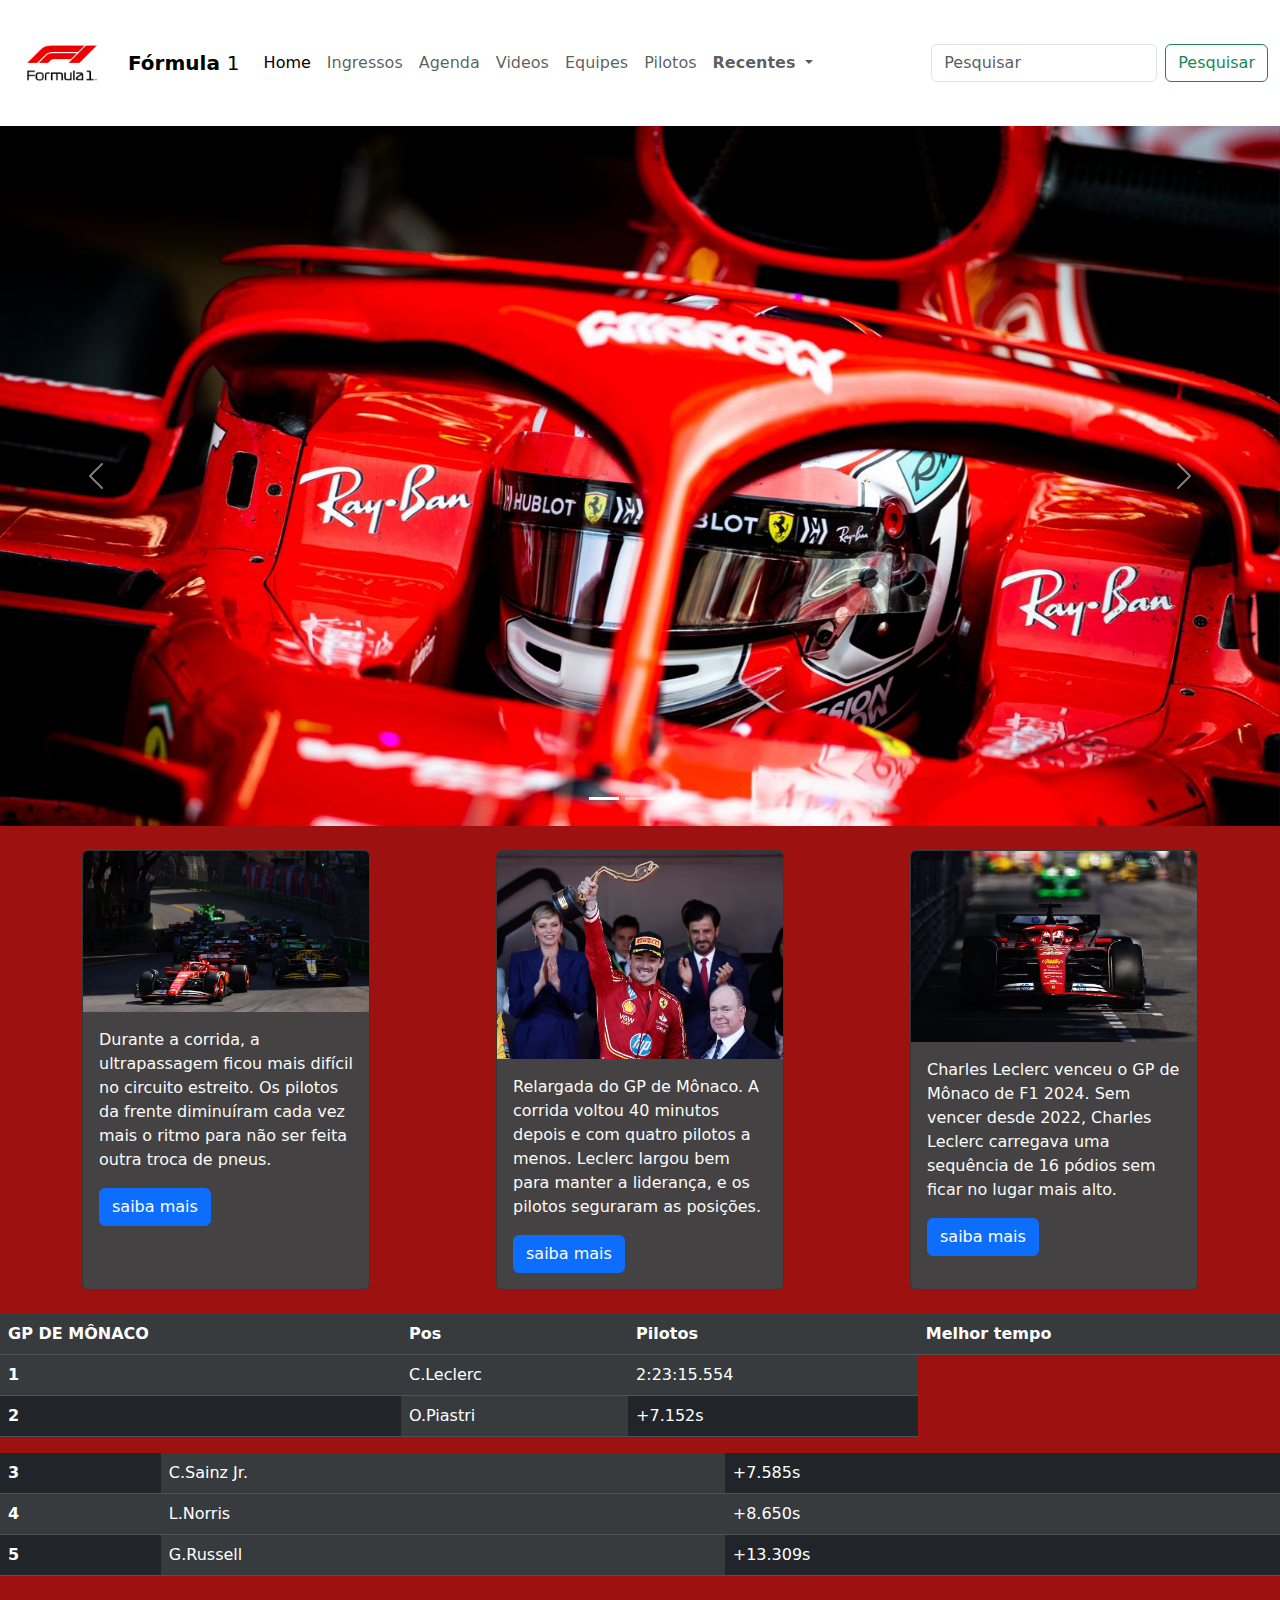
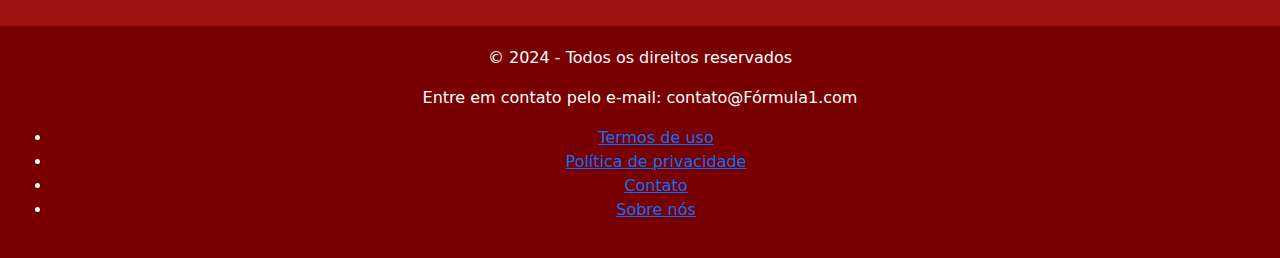
<file: index.html>
<!DOCTYPE html>
<html lang="pt-br">
<head>
    <meta charset="UTF-8">
    <meta name="viewport" content="width=device-width, initial-scale=1.0">
    <link rel="shortcut icon" href="./assets/img/icon.png" type="image/x-icon">
    <link href="https://cdn.jsdelivr.net/npm/bootstrap@5.3.3/dist/css/bootstrap.min.css" rel="stylesheet" integrity="sha384-QWTKZyjpPEjISv5WaRU9OFeRpok6YctnYmDr5pNlyT2bRjXh0JMhjY6hW+ALEwIH" crossorigin="anonymous">
    <script src="https://cdn.jsdelivr.net/npm/bootstrap@5.3.3/dist/js/bootstrap.bundle.min.js" integrity="sha384-YvpcrYf0tY3lHB60NNkmXc5s9fDVZLESaAA55NDzOxhy9GkcIdslK1eN7N6jIeHz" crossorigin="anonymous"></script>
    <link rel="stylesheet" href="./css/style.css">    
    <title>Fórmula 1</title>
</head>
<body>
  
  



 <!-- Modal -->
 <div class="modal fade" id="exampleModal" tabindex="-1" aria-labelledby="exampleModalLabel" aria-hidden="true">
  <div class="modal-dialog">
    <div class="modal-content">
      <div class="modal-header">
        <img src="./img/download.png">
        <h1 class="modal-title fs-5" id="exampleModalLabel"><strong></strong></h1>
        <button type="button" class="bg-danger.bg-gradiente" data-bs-dismiss="modal" aria-label="Close"></button>
      </div>
      <div class="modal-body">
        GP DE MÔNACO
      </div>
      <div class="modal-footer">
        <button type="button" class="--bs-danger-rgb" data-bs-dismiss="modal">Entrar</button>
     
      </div>
    </div>
  </div>
</div>

      <!--Início Navbar-->

  <nav class="navbar navbar-expand-lg bg-danger.bg-gradiente" id="imagem-card2">
    <div class="container-fluid">
      <a class="navbar-brand text-white" href="#"><img src="./img/logo3.png" alt="Logo" width="100" height="100" class="d-inline-block align-text-center">
      <a class="navbar-brand" href="#"><strong>Fórmula </strong>1</a>
      <button class="navbar-toggler" type="button" data-bs-toggle="collapse" data-bs-target="#navbarSupportedContent" aria-controls="navbarSupportedContent" aria-expanded="false" aria-label="Toggle navigation">
        <span class="navbar-toggler-icon"></span>
      </button>
      <div class="collapse navbar-collapse" id="navbarSupportedContent">
        <ul class="navbar-nav me-auto mb-2 mb-lg-0">
          <li class="nav-item">
            <id="card0">
              
            <a class="nav-link active" aria-current="page" href="./index.html">Home</a>

          </li>
          <li class="nav-item">
            <a class="nav-link" href="./index4.html">Ingressos</a>
        
          </li>
          <li class="nav-item">
            <a class="nav-link" href="https://www.formula1.com/en/racing/2024.html">Agenda</a>

          </li>
          <li class="nav-item">
            <a class="nav-link" href="https://www.formula1.com/en/video">Videos</a>

          </li>
          <li class="nav-item">
            <a class="nav-link" href="https://www.formula1.com/en/teams">Equipes</a>


          </li>
          <li class="nav-item">
            <a class="nav-link" href="https://www.formula1.com/en/drivers">Pilotos</a>
          
            <li class="nav-item dropdown">
              <a class="nav-link dropdown-toggle" href="https://www.formula1.com/en/video" role="button" data-bs-toggle="dropdown" aria-expanded="false">
                <strong>Recentes</strong> 
              </a>
              
            <ul class="dropdown-menu">
              <li><a class="dropdown-item" href="#"></a></li>
              <li><a class="dropdown-item" href="https://www.formula1.com/en/video">Videos</a></li>
              <li><hr class="dropdown-divider"></li>
            </ul>
          </li>
        
          
            <ul class="dropdown-menu" id="imagem-card3">
              <li><a class="dropdown-item" href="#">Action</a></li>
              <li><a class="dropdown-item" href="#">Another action</a></li>
              <li><hr class="dropdown-divider"></li>
              <li><a class="dropdown-item" href="#">Something else here</a></li>
            </ul>
            
          </li>
          <li class="nav-item">
            <a class="nav-link disabled" aria-disabled="true"></a>
          </li>
        </ul>
        <form class="d-flex" role="Pesquisar" id="f1">
          <input class="form-control me-2" type="Pesquisar" placeholder="Pesquisar" aria-label="Pesquisar" id="f4">
          <button class="btn btn-outline-success" id="f3" type="submit" id="f2">Pesquisar</button>
        </form>
      </div>
    </div>
  </nav>

      <!--Início Carousel-->

  <div id="carouselExampleIndicators" class="carousel slide">
    <div class="carousel-indicators">
      <button type="button" data-bs-target="#carouselExampleIndicators" data-bs-slide-to="0" class="active" aria-current="true" aria-label="Slide 1"></button>
      <button type="button" data-bs-target="#carouselExampleIndicators" data-bs-slide-to="1" aria-label="Slide 2"></button>
      <button type="button" data-bs-target="#carouselExampleIndicators" data-bs-slide-to="2" aria-label="Slide 3"></button>
    </div>
    <div class="carousel-inner">
      <div class="carousel-item active">
        <img src="./img/carrossel3.jpg" class="d-block w-100" id="imagem-card1"  alt="...">
      </div>
      <div class="carousel-item">
        <img src="./img/capa3.avif" class="d-block w-100" alt="...">
      </div>
      <div class="carousel-item">
        <img src="./img/capa5.jpg" class="d-block w-100" alt="...">
      </div>
    </div>
    <button class="carousel-control-prev" type="button" data-bs-target="#carouselExampleIndicators" data-bs-slide="prev">
      <span class="carousel-control-prev-icon" aria-hidden="true"></span>
      <span class="visually-hidden">Previous</span>
    </button>
    <button class="carousel-control-next" type="button" data-bs-target="#carouselExampleIndicators" data-bs-slide="next">
      <span class="carousel-control-next-icon" aria-hidden="true"></span>
      <span class="visually-hidden">Next</span>
    </button>
  </div>
<br>
  <!--Início dos cards-->

  <div class="container d-flex flex-row flex-wrap justify-content-between">

    <div class="card" style="width: 18rem;" id="imagem-card3">
      <img src="./img/monaco2.avif" class="card-img-top" alt="...">
      <div class="card-body">

        <p class="card-text">Durante a corrida, a ultrapassagem ficou mais difícil no circuito estreito. Os pilotos da frente diminuíram cada vez mais o ritmo para não ser feita outra troca de pneus. </p>
        <a href="https://ge.globo.com/motor/formula-1/noticia/2024/05/26/gp-de-monaco-leclerc-quebra-maldicao-e-vence-em-casa-pela-1a-vez.ghtml" class="btn btn-primary">saiba mais</a>
      </div>
    </div>

    <div class="card" style="width: 18rem;" id="imagem-card4">
      <img src="./img/monaco.avif" class="card-img-top" alt="...">
      <div class="card-body">
       
        <p class="card-text">Relargada do GP de Mônaco. A corrida voltou 40 minutos depois e com quatro pilotos a menos. Leclerc largou bem para manter a liderança, e os pilotos seguraram as posições.</p>
        <a href="https://ge.globo.com/motor/formula-1/noticia/2024/05/26/gp-de-monaco-leclerc-quebra-maldicao-e-vence-em-casa-pela-1a-vez.ghtml" class="btn btn-primary">saiba mais</a>
      </div>
    </div>

    <div class="card" style="width: 18rem;" id="imagem-card5">
      <img src="./img/monaco3.avif" class="card-img-top" alt="...">
      <div class="card-body">
        
        <p class="card-text">Charles Leclerc venceu o GP de Mônaco de F1 2024. Sem vencer desde 2022, Charles Leclerc carregava uma sequência de 16 pódios sem ficar no lugar mais alto. </p>
        <a href="https://ge.globo.com/motor/formula-1/noticia/2024/05/26/gp-de-monaco-leclerc-quebra-maldicao-e-vence-em-casa-pela-1a-vez.ghtml" class="btn btn-primary">saiba mais</a>
      </div>
    </div>

  </div>




  <table class="table table-dark">
    <thead>
    <br>
    </thead>
    <tbody>
      <tr class="table-active">
        <th scope="row">GP DE MÔNACO
        </th>
      <td colspan="2" class="table-active"><strong>Pos</strong></td>
      <td><strong>Pilotos</strong></td>
      <td><strong>Melhor tempo</strong></td>
      </tr>
      
      <tr class="table-active">
        <th scope="row">1</th>
      <td colspan="2" class="table-active">C.Leclerc</td>
      <td>2:23:15.554</td>
      </tr>
      <tr>
        <th scope="row">2</th>
      <td colspan="2" class="table-active">O.Piastri</td>
      <td>+7.152s</td>
      </tr>
      <tr>
        <table class="table table-dark">
  <thead>
    <th scope="row">3</th>
      <td colspan="2" class="table-active">C.Sainz Jr.</td>
      <td>+7.585s</td>
  </thead>
  <tbody>
    <tr class="table-active">
      <th scope="row">4</th>
      <td colspan="2" class="table-active">L.Norris</td>
      <td>+8.650s</td>
    </tr>
    <tr>
      <th scope="row">5</th>
      <td colspan="2" class="table-active">G.Russell</td>
      <td>+13.309s</td>
      </tr>
    </tbody>
  </table>

  

  

  <footer>
    <p>&copy; 2024 - Todos os direitos reservados</p>
    <p>Entre em contato pelo e-mail: contato@Fórmula1.com</p>
    <nav>
      <ul>
        <li><a href="./index3.html">Termos de uso</a></li>
        <li><a href="./index3.html">Política de privacidade</a></li>
        <li><a href="https://www.instagram.com/f1/?hl=pt">Contato</a></li>
        <li><a href="./index2.html">Sobre nós</a></li>
      </ul>
    </nav>
  </footer>
</file>
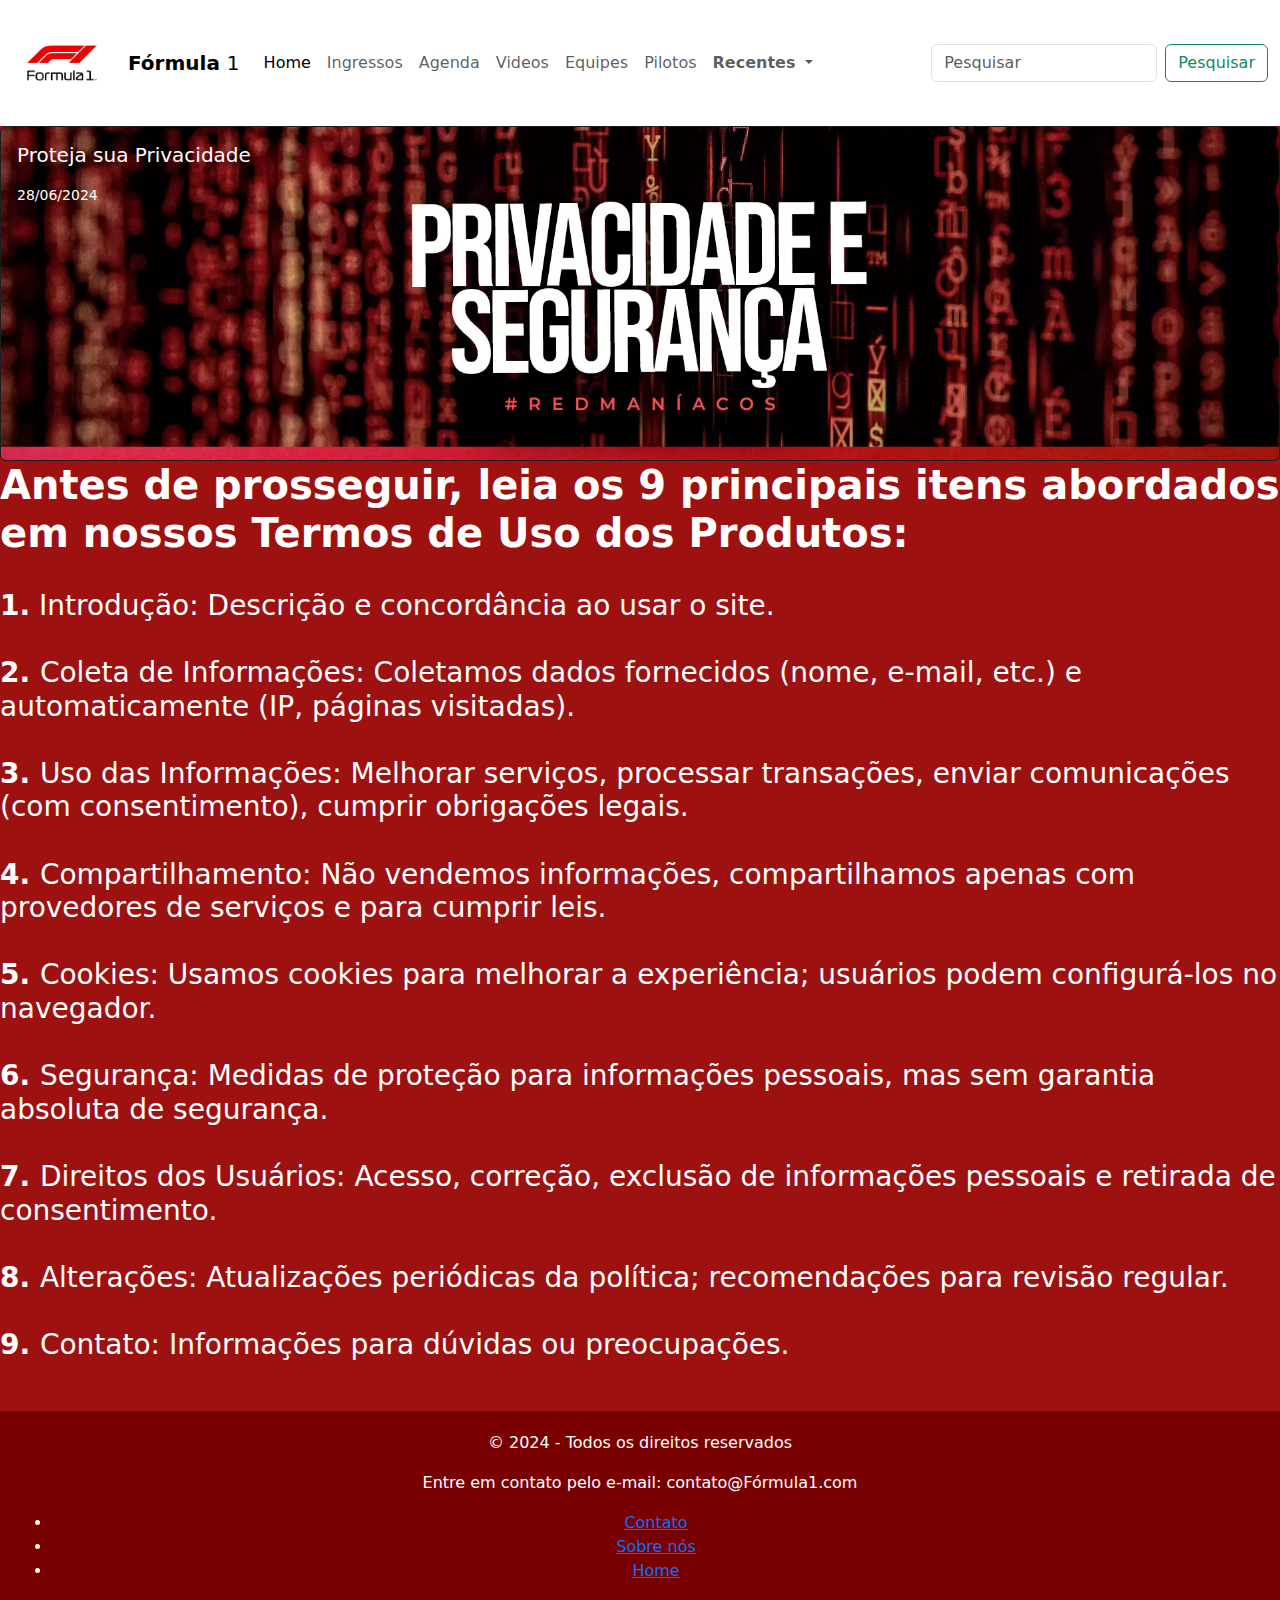
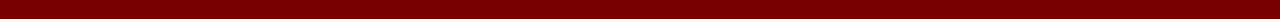
<file: index3.html>
<!DOCTYPE html>
<html lang="pt-br">
<head>
    <meta charset="UTF-8">
    <meta name="viewport" content="width=device-width, initial-scale=1.0">
    <link rel="shortcut icon" href="./assets/img/icon.png" type="image/x-icon">
    <link href="https://cdn.jsdelivr.net/npm/bootstrap@5.3.3/dist/css/bootstrap.min.css" rel="stylesheet" integrity="sha384-QWTKZyjpPEjISv5WaRU9OFeRpok6YctnYmDr5pNlyT2bRjXh0JMhjY6hW+ALEwIH" crossorigin="anonymous">
    <script src="https://cdn.jsdelivr.net/npm/bootstrap@5.3.3/dist/js/bootstrap.bundle.min.js" integrity="sha384-YvpcrYf0tY3lHB60NNkmXc5s9fDVZLESaAA55NDzOxhy9GkcIdslK1eN7N6jIeHz" crossorigin="anonymous"></script>
    <link rel="stylesheet" href="./css/style.css">    
    <title>Fórmula 1</title>
</head>
<body>
  
  



 <!-- Modal -->
 <div class="modal fade" id="exampleModal" tabindex="-1" aria-labelledby="exampleModalLabel" aria-hidden="true">
  <div class="modal-dialog">
    <div class="modal-content">
      <div class="modal-header">
        <img src="./img/download.png">
        <h1 class="modal-title fs-5" id="exampleModalLabel"><strong></strong></h1>
        <button type="button" class="bg-danger.bg-gradiente" data-bs-dismiss="modal" aria-label="Close"></button>
      </div>
      <div class="modal-body">
        GP DE MÔNACO
      </div>
      <div class="modal-footer">
        <button type="button" class="--bs-danger-rgb" data-bs-dismiss="modal">Entrar</button>
        <button type="button" class="vermelho-500">Sair</button>
      </div>
    </div>
  </div>
</div>

      <!--Início Navbar-->

  <nav class="navbar navbar-expand-lg bg-danger.bg-gradiente" id="imagem-card2">
    <div class="container-fluid">
      <a class="navbar-brand text-white" href="#"><img src="./img/logo5.png" alt="Logo" width="100" height="100" class="d-inline-block align-text-center">
      <a class="navbar-brand" href="#"><strong>Fórmula </strong>1</a>
      <button class="navbar-toggler" type="button" data-bs-toggle="collapse" data-bs-target="#navbarSupportedContent" aria-controls="navbarSupportedContent" aria-expanded="false" aria-label="Toggle navigation">
        <span class="navbar-toggler-icon"></span>
      </button>
      <div class="collapse navbar-collapse" id="navbarSupportedContent">
        <ul class="navbar-nav me-auto mb-2 mb-lg-0">
          <li class="nav-item">
            <a class="nav-link active" aria-current="page" href="./index.html">Home</a>

          </li>
          <li class="nav-item">
            <a class="nav-link" href="./index4.html">Ingressos</a>
        
          </li>
          <li class="nav-item">
            <a class="nav-link" href="https://www.formula1.com/en/racing/2024.html">Agenda</a>

          </li>
          <li class="nav-item">
            <a class="nav-link" href="https://www.formula1.com/en/video">Videos</a>

          </li>
          <li class="nav-item">
            <a class="nav-link" href="https://www.formula1.com/en/teams">Equipes</a>


          </li>
          <li class="nav-item">
            <a class="nav-link" href="https://www.formula1.com/en/drivers">Pilotos</a>

          <li class="nav-item dropdown">
            <a class="nav-link dropdown-toggle" href="https://www.formula1.com/en/video" role="button" data-bs-toggle="dropdown" aria-expanded="false">
              <strong>Recentes</strong> 
            </a>
            
            <ul class="dropdown-menu">
              <li><a class="dropdown-item" href="#"></a></li>
              <li><a class="dropdown-item" href="https://www.formula1.com/en/video">Videos</a></li>
              <li><hr class="dropdown-divider"></li>
            </ul>
          </li>
          
          
            <ul class="dropdown-menu" id="imagem-card3">
              <li><a class="dropdown-item" href="#">Action</a></li>
              <li><a class="dropdown-item" href="#">Another action</a></li>
              <li><hr class="dropdown-divider"></li>
              <li><a class="dropdown-item" href="#">Something else here</a></li>
            </ul>
            
          </li>
          <li class="nav-item">
            <a class="nav-link disabled" aria-disabled="true"></a>
          </li>
        </ul>
        <form class="d-flex" role="sPesquisar">
          <input class="form-control me-2" type="Pesquisar" placeholder="Pesquisar" aria-label="Pesquisar">
          <button class="btn btn-outline-success" type="submit">Pesquisar</button>
        </form>
      </div>
    </div>
  </nav>

  

  <div class="card text-bg-dark">
    <img src="./img/privacidade.webp" class="card-img" alt="...">
    <div class="card-img-overlay">
      <h5 class="card-title">Proteja sua Privacidade</h5>
      <p class="card-text"></p>
      <p class="card-text"><small>28/06/2024</small></p>
    </div>
  </div>




  <h1><strong> Antes de prosseguir, leia os 9 principais itens abordados em nossos Termos de Uso dos Produtos:</strong></h1> 
<br>

<h3>
<strong>1.</strong> Introdução: Descrição e concordância ao usar o site.
<br>
<br>
<strong>2. </strong>Coleta de Informações: Coletamos dados fornecidos (nome, e-mail, etc.) e automaticamente (IP, páginas visitadas).
<br>
<br>
<strong>3. </strong>Uso das Informações: Melhorar serviços, processar transações, enviar comunicações (com consentimento), cumprir obrigações legais.
<br>
<br>
<strong>4. </strong>Compartilhamento: Não vendemos informações, compartilhamos apenas com provedores de serviços e para cumprir leis.
<br>
<br>
<strong>5. </strong>Cookies: Usamos cookies para melhorar a experiência; usuários podem configurá-los no navegador.
<br>
<br>
<strong>6. </strong>Segurança: Medidas de proteção para informações pessoais, mas sem garantia absoluta de segurança.
<br>
<br>
<strong>7. </strong>Direitos dos Usuários: Acesso, correção, exclusão de informações pessoais e retirada de consentimento.
<br>
<br>
<strong>8. </strong>Alterações: Atualizações periódicas da política; recomendações para revisão regular.
<br>
<br>
<strong>9. </strong> Contato: Informações para dúvidas ou preocupações.
</h3>
</body>


<footer>
    <p>&copy; 2024 - Todos os direitos reservados</p>
    <p>Entre em contato pelo e-mail: contato@Fórmula1.com</p>
    <nav>
      <ul>
       
        <li><a href="https://www.instagram.com/f1/?hl=pt">Contato</a></li>
        <li><a href="./index2.html">Sobre nós</a></li>
        <li><a href="./index.html">Home</a></li>
      </ul>
    </nav>
  </footer>
</file>
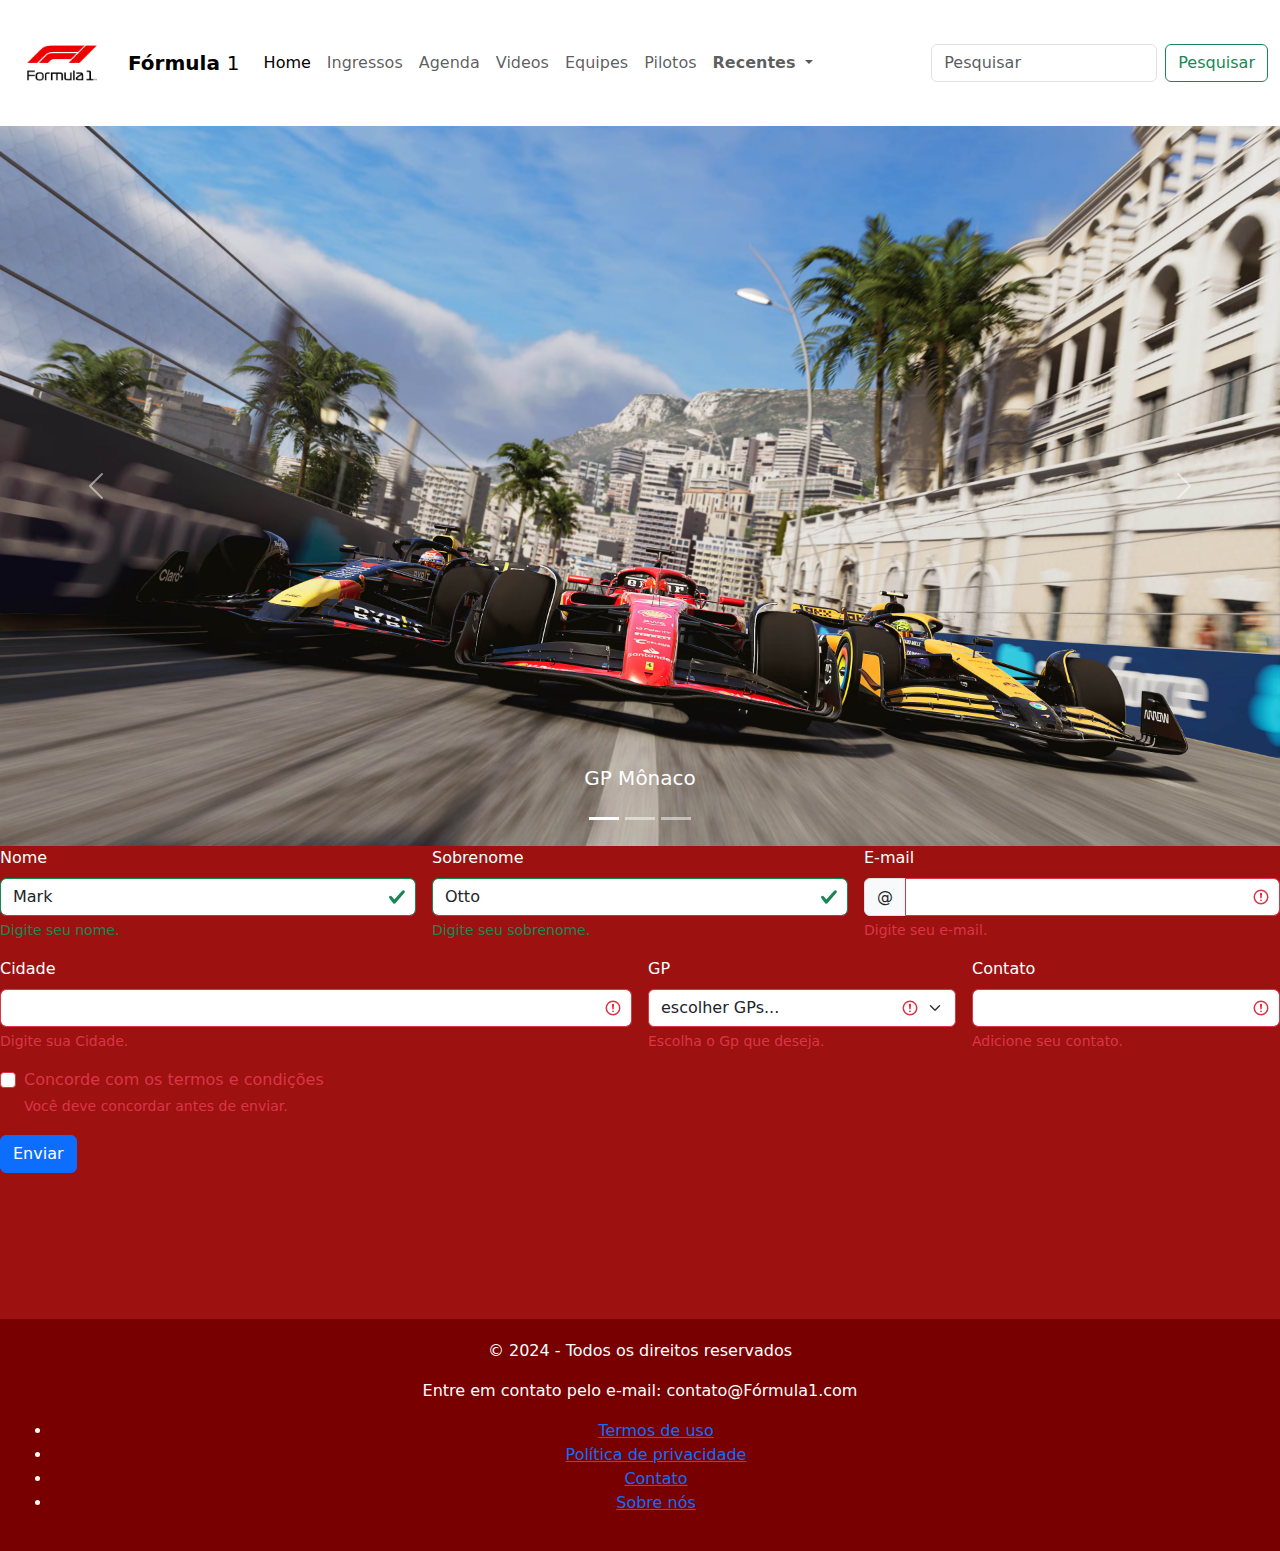
<file: index4.html>
<!DOCTYPE html>
<html lang="pt-br">
<head>
    <meta charset="UTF-8">
    <meta name="viewport" content="width=device-width, initial-scale=1.0">
    <link rel="shortcut icon" href="./assets/img/icon.png" type="image/x-icon">
    <link href="https://cdn.jsdelivr.net/npm/bootstrap@5.3.3/dist/css/bootstrap.min.css" rel="stylesheet" integrity="sha384-QWTKZyjpPEjISv5WaRU9OFeRpok6YctnYmDr5pNlyT2bRjXh0JMhjY6hW+ALEwIH" crossorigin="anonymous">
    <script src="https://cdn.jsdelivr.net/npm/bootstrap@5.3.3/dist/js/bootstrap.bundle.min.js" integrity="sha384-YvpcrYf0tY3lHB60NNkmXc5s9fDVZLESaAA55NDzOxhy9GkcIdslK1eN7N6jIeHz" crossorigin="anonymous"></script>
    <link rel="stylesheet" href="./css/style.css">    
    <title>Fórmula 1</title>
</head>
<body>
  
  



 <!-- Modal -->
 <div class="modal fade" id="exampleModal" tabindex="-1" aria-labelledby="exampleModalLabel" aria-hidden="true">
  <div class="modal-dialog">
    <div class="modal-content">
      <div class="modal-header">
        <img src="./img/download.png">
        <h1 class="modal-title fs-5" id="exampleModalLabel"><strong></strong></h1>
        <button type="button" class="bg-danger.bg-gradiente" data-bs-dismiss="modal" aria-label="Close"></button>
      </div>
      <div class="modal-body">
        GP DE MÔNACO
      </div>
      <div class="modal-footer">
        <button type="button" class="--bs-danger-rgb" data-bs-dismiss="modal">Entrar</button>
     
      </div>
    </div>
  </div>
</div>

      <!--Início Navbar-->

  <nav class="navbar navbar-expand-lg bg-danger.bg-gradiente" id="imagem-card2">
    <div class="container-fluid">
      <a class="navbar-brand text-white" href="#"><img src="./img/logo5.png" alt="Logo" width="100" height="100" class="d-inline-block align-text-center">
      <a class="navbar-brand" href="#"><strong>Fórmula </strong>1</a>
      <button class="navbar-toggler" type="button" data-bs-toggle="collapse" data-bs-target="#navbarSupportedContent" aria-controls="navbarSupportedContent" aria-expanded="false" aria-label="Toggle navigation">
        <span class="navbar-toggler-icon"></span>
      </button>
      <div class="collapse navbar-collapse" id="navbarSupportedContent">
        <ul class="navbar-nav me-auto mb-2 mb-lg-0">
          <li class="nav-item">
            <a class="nav-link active" aria-current="page" href="./index.html">Home</a>

          </li>
          <li class="nav-item">
            <a class="nav-link" href="./index4.html">Ingressos</a>
        
          </li>
          <li class="nav-item">
            <a class="nav-link" href="https://www.formula1.com/en/racing/2024.html">Agenda</a>

          </li>
          <li class="nav-item">
            <a class="nav-link" href="https://www.formula1.com/en/video">Videos</a>

          </li>
          <li class="nav-item">
            <a class="nav-link" href="https://www.formula1.com/en/teams">Equipes</a>


          </li>
          <li class="nav-item">
            <a class="nav-link" href="https://www.formula1.com/en/drivers">Pilotos</a>
          
            <li class="nav-item dropdown">
            <a class="nav-link dropdown-toggle" href="https://www.formula1.com/en/video" role="button" data-bs-toggle="dropdown" aria-expanded="false">
              <strong>Recentes</strong>  
              
            </a>
            
            <ul class="dropdown-menu">
              <li><a class="dropdown-item" href="#"></a></li>
              <li><a class="dropdown-item" href="https://www.formula1.com/en/video">Videos</a></li>
              <li><hr class="dropdown-divider"></li>
            </ul>
          </li>
          
          
            <ul class="dropdown-menu" id="imagem-card3">
              <li><a class="dropdown-item" href="#">Action</a></li>
              <li><a class="dropdown-item" href="#">Another action</a></li>
              <li><hr class="dropdown-divider"></li>
              <li><a class="dropdown-item" href="#">Something else here</a></li>
            </ul>
            
          </li>
          <li class="nav-item">
            <a class="nav-link disabled" aria-disabled="true"></a>
          </li>
        </ul>
        <form class="d-flex" role="Pesquisar">
          <input class="form-control me-2" type="Pesquisar" placeholder="Pesquisar" aria-label="Pesquisar">
          <button class="btn btn-outline-success" type="submit">Pesquisar</button>
        </form>
      </div>
    </div>
  </nav>





  <div id="carouselExampleCaptions" class="carousel slide">
    <div class="carousel-indicators">
      <button type="button" data-bs-target="#carouselExampleCaptions" data-bs-slide-to="0" class="active" aria-current="true" aria-label="Slide 1"></button>
      <button type="button" data-bs-target="#carouselExampleCaptions" data-bs-slide-to="1" aria-label="Slide 2"></button>
      <button type="button" data-bs-target="#carouselExampleCaptions" data-bs-slide-to="2" aria-label="Slide 3"></button>
    </div>
    <div class="carousel-inner">
      <div class="carousel-item active">
        <img src="./img/capa4.avif" class="d-block w-100" alt="...">
        <div class="carousel-caption d-none d-md-block">
          <h5>GP Mônaco</h5>
          <p></p>
        </div>
      </div>
      <div class="carousel-item">
        <img src="./img/capa3.avif" class="d-block w-100" alt="...">
        <div class="carousel-caption d-none d-md-block">
          <h5>O Grande Desafio!</h5>
          <h5></h5>
          <p></p>
        </div>
      </div>
      <div class="carousel-item">
        <img src="./img/capa5.jpg" class="d-block w-100" alt="...">
        <div class="carousel-caption d-none d-md-block">
          <h5>Quem vence?</h5>
          <p></p>
        </div>
      </div>
    </div>
    <button class="carousel-control-prev" type="button" data-bs-target="#carouselExampleCaptions" data-bs-slide="prev">
      <span class="carousel-control-prev-icon" aria-hidden="true"></span>
      <span class="visually-hidden">Previous</span>
    </button>
    <button class="carousel-control-next" type="button" data-bs-target="#carouselExampleCaptions" data-bs-slide="next">
      <span class="carousel-control-next-icon" aria-hidden="true"></span>
      <span class="visually-hidden">Next</span>
    </button>
  </div>





  <form class="row g-3">
    <div class="col-md-4">
      <label for="validationServer01" class="form-label">Nome</label>
      <input type="text" class="form-control is-valid" id="validationServer01" value="Mark" required>
      <div class="valid-feedback">
       Digite seu nome.
      </div>
    </div>
    <div class="col-md-4">
      <label for="validationServer02" class="form-label">Sobrenome</label>
      <input type="text" class="form-control is-valid" id="validationServer02" value="Otto" required>
      <div class="valid-feedback">
      Digite seu sobrenome.
      </div>
    </div>
    <div class="col-md-4">
      <label for="validationServerUsername" class="form-label">E-mail</label>
      <div class="input-group has-validation">
        <span class="input-group-text" id="inputGroupPrepend3">@</span>
        <input type="text" class="form-control is-invalid" id="validationServerUsername" aria-describedby="inputGroupPrepend3 validationServerUsernameFeedback" required>
        <div id="validationServerUsernameFeedback" class="invalid-feedback">
         Digite seu e-mail.
        </div>
      </div>
    </div>
    <div class="col-md-6">
      <label for="validationServer03" class="form-label">Cidade</label>
      <input type="text" class="form-control is-invalid" id="validationServer03" aria-describedby="validationServer03Feedback" required>
      <div id="validationServer03Feedback" class="invalid-feedback">
       Digite sua Cidade.
      </div>
    </div>
    <div class="col-md-3">
      <label for="validationServer04" class="form-label">GP</label>
      <select class="form-select is-invalid" id="validationServer04" aria-describedby="validationServer04Feedback" required>
        <option selected disabled value="">escolher GPs...</option>
        <option>GP DO BAHREIN
        </option>
        <option>GP DA ARÁBIA SAUDITA
        </option>
        <option>GP DA AUSTRÁLIA
        </option>
        <option>GP DO JAPÃO
        </option>
        <option>GP DA CHINA
        </option>
        <option>GP DE MIAMI
        </option>
        <option>GP DA EMILIA-ROMAGNA
        </option>
        <option>GP DE MÔNACO
        </option>
        <option>GP DO CANADÁ
        </option>
        <option>GP DA ESPANHA
        </option>
        <option>GP DA ÁUSTRIA
        </option>
        <option>GP DA GRÃ-BRETANHA
        </option>
        <option>GP DA HUNGRIA
        </option>
        <option>GP DA BÉLGICA
        </option>
        <option>GP DA HOLANDA
        </option>
        <option>GP DA ITÁLIA
        </option>
        <option>GP DO AZERBAIJÃO
        </option>
        <option>GP DE SINGAPURA
        </option>
        <option>GP DOS ESTADOS UNIDOS
        </option>
        <option>GP DO MÉXICO
        </option>
        <option>GP DO BRASIL
        </option>
        <option>GP DE LAS VEGAS
        </option>
        <option>GP DO QATAR
        </option>
        <option>GP DE ABU DHABI
        </option>

      </select>
      <div id="validationServer04Feedback" class="invalid-feedback">
       Escolha o Gp que deseja.
      </div>
    </div>
    <div class="col-md-3">
      <label for="validationServer05" class="form-label">Contato</label>
      <input type="text" class="form-control is-invalid" id="validationServer05" aria-describedby="validationServer05Feedback" required>
      <div id="validationServer05Feedback" class="invalid-feedback">
        Adicione seu contato.
      </div>
    </div>
    <div class="col-12">
      <div class="form-check">
        <input class="form-check-input is-invalid" type="checkbox" value="" id="invalidCheck3" aria-describedby="invalidCheck3Feedback" required>
        <label class="form-check-label" for="invalidCheck3">
            Concorde com os termos e condições

        </label>
        <div id="invalidCheck3Feedback" class="invalid-feedback">
            Você deve concordar antes de enviar.
        </div>
      </div>
    </div>
    <div class="col-12">
      <button class="btn btn-primary" type="submit">Enviar</button>
    
    </div>
  </form>

 
  <br>
  <br>
  <br>
  <br>


  <footer>
    <p>&copy; 2024 - Todos os direitos reservados</p>
    <p>Entre em contato pelo e-mail: contato@Fórmula1.com</p>
    <nav>
      <ul>
        <li><a href="./index3.html">Termos de uso</a></li>
        <li><a href="./index3.html">Política de privacidade</a></li>
        <li><a href="https://www.instagram.com/f1/?hl=pt">Contato</a></li>
        <li><a href="./index2.html">Sobre nós</a></li>
      </ul>
    </nav>
  </footer>






    <script src="https://cdn.jsdelivr.net/npm/@popperjs/core@2.11.8/dist/umd/popper.min.js" integrity="sha384-I7E8VVD/ismYTF4hNIPjVp/Zjvgyol6VFvRkX/vR+Vc4jQkC+hVqc2pM8ODewa9r" crossorigin="anonymous"></script>
    <script src="https://cdn.jsdelivr.net/npm/bootstrap@5.3.3/dist/js/bootstrap.min.js" integrity="sha384-0pUGZvbkm6XF6gxjEnlmuGrJXVbNuzT9qBBavbLwCsOGabYfZo0T0to5eqruptLy" crossorigin="anonymous"></script>
</body>
</html>
</file>
<file: css/style.css>
#imagem-card{
    color: #fff;
    background-color: brown;
}

#imagem-card1{
    width: 200%;
    height: 700px;
}

#imagem-card2{
    color: rgb(251, 251, 251);
    background-color: #9d1111;
}
#imagem-card2{
    color: rgb(216, 18, 18);
    background-color: rgb(255, 255, 255); l
     scrollbar-face-color: ;
}

body {  		
    background-color: #9d1111;  
    color: #fff;	
 }  

 #imagem-card3{
    color: rgb(251, 251, 251);
    background-color: rgb(68, 66, 66);
 }

 #imagem-card4{
    color: rgb(251, 251, 251);
    background-color: rgb(68, 66, 66);
 }

 #imagem-card5{
    color: rgb(251, 251, 251);
    background-color: rgb(68, 66, 66);
 }

 footer {
	background-color: #790000;
	color: #fff;
	padding: 20px;
	text-align: center;
	margin-top: 50px;
}

#card0{

    color: rgb(251, 251, 251);
    background-color: #9d1111;
}

h1{
    color: #fff;
}

h3{
    color: #fff;
}
</file>
